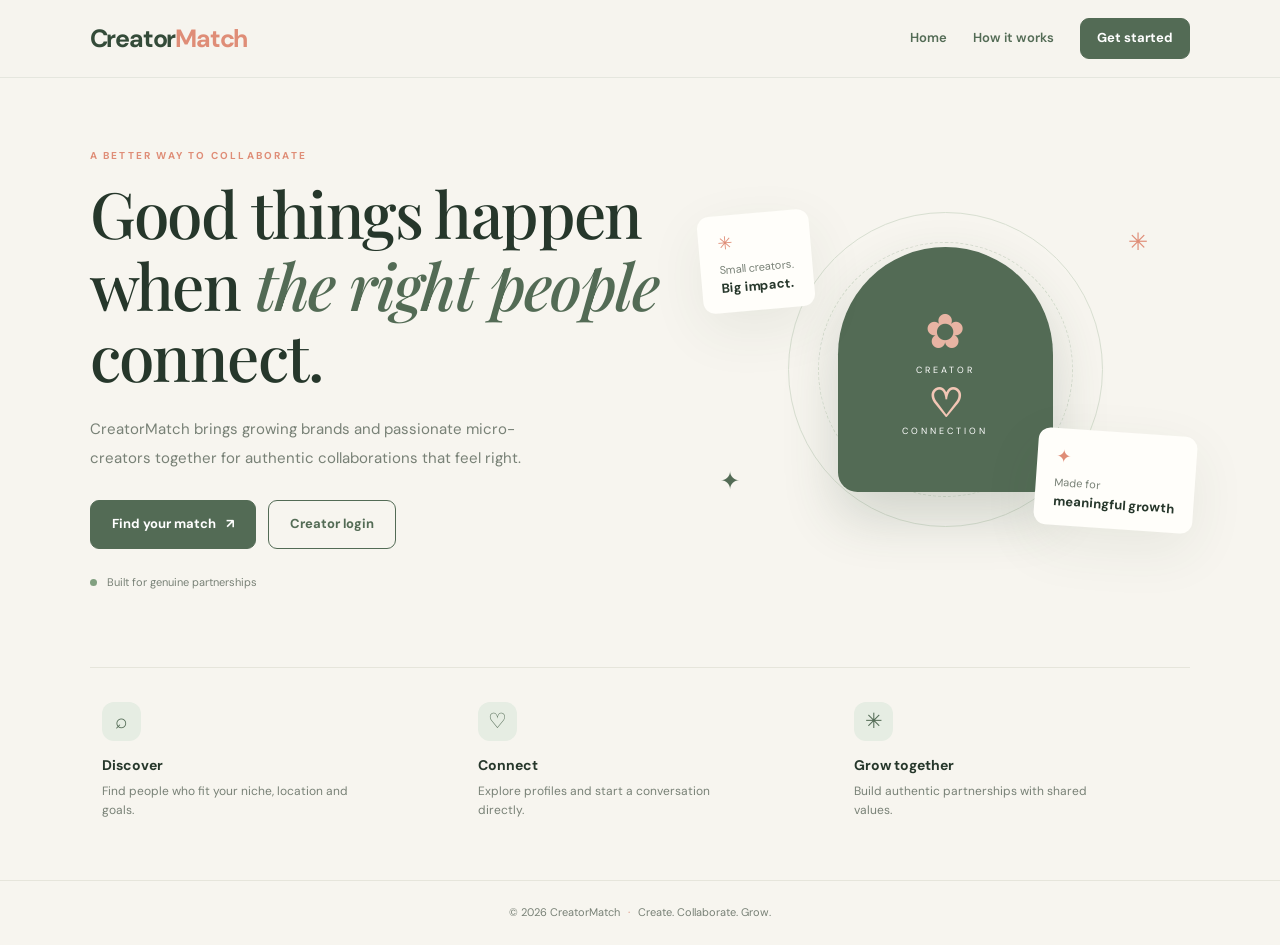
<file: index.html>
<!DOCTYPE html>
<html lang="en">
<head>
  <meta charset="UTF-8">
  <meta name="viewport" content="width=device-width, initial-scale=1.0">
  <meta name="theme-color" content="#f7f5ef">
  <title>CreatorMatch — Meaningful Collaborations</title>
  <link rel="stylesheet" href="style.css">
  <script src="app.js" defer></script>
</head>
<body>
<header class="navbar">
  <a class="logo" href="index.html">Creator<span>Match</span></a>
  <nav class="nav-links">
    <a href="#home" data-show="home">Home</a>
    <a href="#how" data-show="home">How it works</a>
    <button class="btn btn-small" data-show="choose">Get started</button>
  </nav>
</header>

<main class="main-wrap">
  <section id="home" class="page hero">
    <div class="hero-copy">
      <p class="eyebrow">A BETTER WAY TO COLLABORATE</p>
      <h1>Good things happen when <em>the right people</em> connect.</h1>
      <p class="hero-description">
        CreatorMatch brings growing brands and passionate micro-creators together
        for authentic collaborations that feel right.
      </p>
      <div class="hero-actions">
        <button class="btn" data-show="choose">Find your match <span>↗</span></button>
        <button class="btn btn-outline" data-show="creatorLogin">Creator login</button>
      </div>
      <div class="hero-note"><span class="dot"></span> Built for genuine partnerships</div>
    </div>
    <div class="hero-art">
      <div class="art-orbit orbit-one"></div>
      <div class="art-orbit orbit-two"></div>
      <div class="art-card card-top"><span>✳</span><p>Small creators.</p><strong>Big impact.</strong></div>
      <div class="art-center">
        <div class="art-flower">✿</div>
        <span>CREATOR</span><strong>♡</strong><span>CONNECTION</span>
      </div>
      <div class="art-card card-bottom"><span>✦</span><p>Made for</p><strong>meaningful growth</strong></div>
      <div class="art-sparkle sparkle-one">✳</div>
      <div class="art-sparkle sparkle-two">✦</div>
    </div>
  </section>

  <section id="how" class="feature-strip">
    <div><span class="feature-icon">⌕</span><h3>Discover</h3><p>Find people who fit your niche, location and goals.</p></div>
    <div><span class="feature-icon">♡</span><h3>Connect</h3><p>Explore profiles and start a conversation directly.</p></div>
    <div><span class="feature-icon">✳</span><h3>Grow together</h3><p>Build authentic partnerships with shared values.</p></div>
  </section>

  <section id="choose" class="page auth-section hidden">
    <div class="section-heading">
      <p class="eyebrow">YOUR NEXT CHAPTER STARTS HERE</p>
      <h2>How will you use CreatorMatch?</h2>
      <p>Choose your space. You can create a separate account for each role.</p>
    </div>
    <div class="choice-grid">
      <article class="choice-card creator-choice">
        <div class="choice-symbol">✿</div>
        <p class="eyebrow">FOR CREATORS</p>
        <h3>Your creativity deserves to be seen.</h3>
        <p>Showcase your work, discover brands and find your next collaboration.</p>
        <button class="btn" data-show="creatorRegister">Join as a creator ↗</button>
        <p class="small">Already have an account? <a href="#creatorLogin" data-show="creatorLogin">Log in</a></p>
      </article>
      <article class="choice-card brand-choice">
        <div class="choice-symbol">✦</div>
        <p class="eyebrow">FOR BRANDS</p>
        <h3>Find the voices that fit your brand.</h3>
        <p>Discover micro-creators, save promising profiles and start conversations.</p>
        <button class="btn" data-show="brandRegister">Join as a brand ↗</button>
        <p class="small">Already have an account? <a href="#brandLogin" data-show="brandLogin">Log in</a></p>
      </article>
    </div>
  </section>

  <section id="creatorRegister" class="page auth-section hidden">
    <div class="auth-card">
      <button class="back-link" data-show="choose">← Back</button>
      <p class="eyebrow">CREATOR COMMUNITY</p>
      <h2>Create your creator account</h2>
      <p class="muted">Make space for your next great collaboration.</p>
      <form id="creatorRegisterForm">
        <label for="creatorRegName">Your name</label>
        <input id="creatorRegName" name="name" placeholder="e.g. Ananya Rao" required>
        <label for="creatorRegEmail">Email address</label>
        <input id="creatorRegEmail" name="email" type="email" placeholder="you@example.com" required>
        <label for="creatorRegPassword">Password</label>
        <input id="creatorRegPassword" name="password" type="password" minlength="8" placeholder="At least 8 characters" required>
        <label for="creatorRegConfirm">Confirm password</label>
        <input id="creatorRegConfirm" name="confirmPassword" type="password" minlength="8" placeholder="Enter password again" required>
        <p id="creatorRegError" class="form-message error" aria-live="polite"></p>
        <button class="btn btn-full" type="submit">Create creator account ↗</button>
      </form>
      <p class="small center">Already registered? <a href="#creatorLogin" data-show="creatorLogin">Log in</a></p>
    </div>
  </section>

  <section id="brandRegister" class="page auth-section hidden">
    <div class="auth-card">
      <button class="back-link" data-show="choose">← Back</button>
      <p class="eyebrow">BRAND COMMUNITY</p>
      <h2>Create your brand account</h2>
      <p class="muted">Meet creators who connect with your audience.</p>
      <form id="brandRegisterForm">
        <label for="brandRegName">Brand name</label>
        <input id="brandRegName" name="name" placeholder="e.g. Bloom Studio" required>
        <label for="brandRegEmail">Business email</label>
        <input id="brandRegEmail" name="email" type="email" placeholder="hello@yourbrand.com" required>
        <label for="brandRegPassword">Password</label>
        <input id="brandRegPassword" name="password" type="password" minlength="8" placeholder="At least 8 characters" required>
        <label for="brandRegConfirm">Confirm password</label>
        <input id="brandRegConfirm" name="confirmPassword" type="password" minlength="8" placeholder="Enter password again" required>
        <p id="brandRegError" class="form-message error" aria-live="polite"></p>
        <button class="btn btn-full" type="submit">Create brand account ↗</button>
      </form>
      <p class="small center">Already registered? <a href="#brandLogin" data-show="brandLogin">Log in</a></p>
    </div>
  </section>

  <section id="creatorLogin" class="page auth-section hidden">
    <div class="auth-card">
      <button class="back-link" data-show="choose">← Back</button>
      <p class="eyebrow">WELCOME BACK</p>
      <h2>Creator login</h2>
      <p class="muted">Your next collaboration could be one click away.</p>
      <form id="creatorLoginForm">
        <label for="creatorLoginEmail">Email address</label>
        <input id="creatorLoginEmail" type="email" autocomplete="username" placeholder="you@example.com" required>
        <label for="creatorLoginPassword">Password</label>
        <input id="creatorLoginPassword" type="password" autocomplete="current-password" placeholder="Your password" required>
        <p id="creatorLoginError" class="form-message error" aria-live="polite"></p>
        <button class="btn btn-full" type="submit">Log in as creator ↗</button>
      </form>
      <p class="small center">New here? <a href="#creatorRegister" data-show="creatorRegister">Create an account</a></p>
      <p class="small center">Are you a brand? <a href="#brandLogin" data-show="brandLogin">Brand login</a></p>
    </div>
  </section>

  <section id="brandLogin" class="page auth-section hidden">
    <div class="auth-card">
      <button class="back-link" data-show="choose">← Back</button>
      <p class="eyebrow">WELCOME BACK</p>
      <h2>Brand login</h2>
      <p class="muted">Your next great creator partnership starts here.</p>
      <form id="brandLoginForm">
        <label for="brandLoginEmail">Email address</label>
        <input id="brandLoginEmail" type="email" autocomplete="username" placeholder="hello@yourbrand.com" required>
        <label for="brandLoginPassword">Password</label>
        <input id="brandLoginPassword" type="password" autocomplete="current-password" placeholder="Your password" required>
        <p id="brandLoginError" class="form-message error" aria-live="polite"></p>
        <button class="btn btn-full" type="submit">Log in as brand ↗</button>
      </form>
      <p class="small center">New here? <a href="#brandRegister" data-show="brandRegister">Create an account</a></p>
      <p class="small center">Are you a creator? <a href="#creatorLogin" data-show="creatorLogin">Creator login</a></p>
    </div>
  </section>
</main>

<footer>© 2026 CreatorMatch <span>·</span> Create. Collaborate. Grow.</footer>
</body>
</html>
</file>
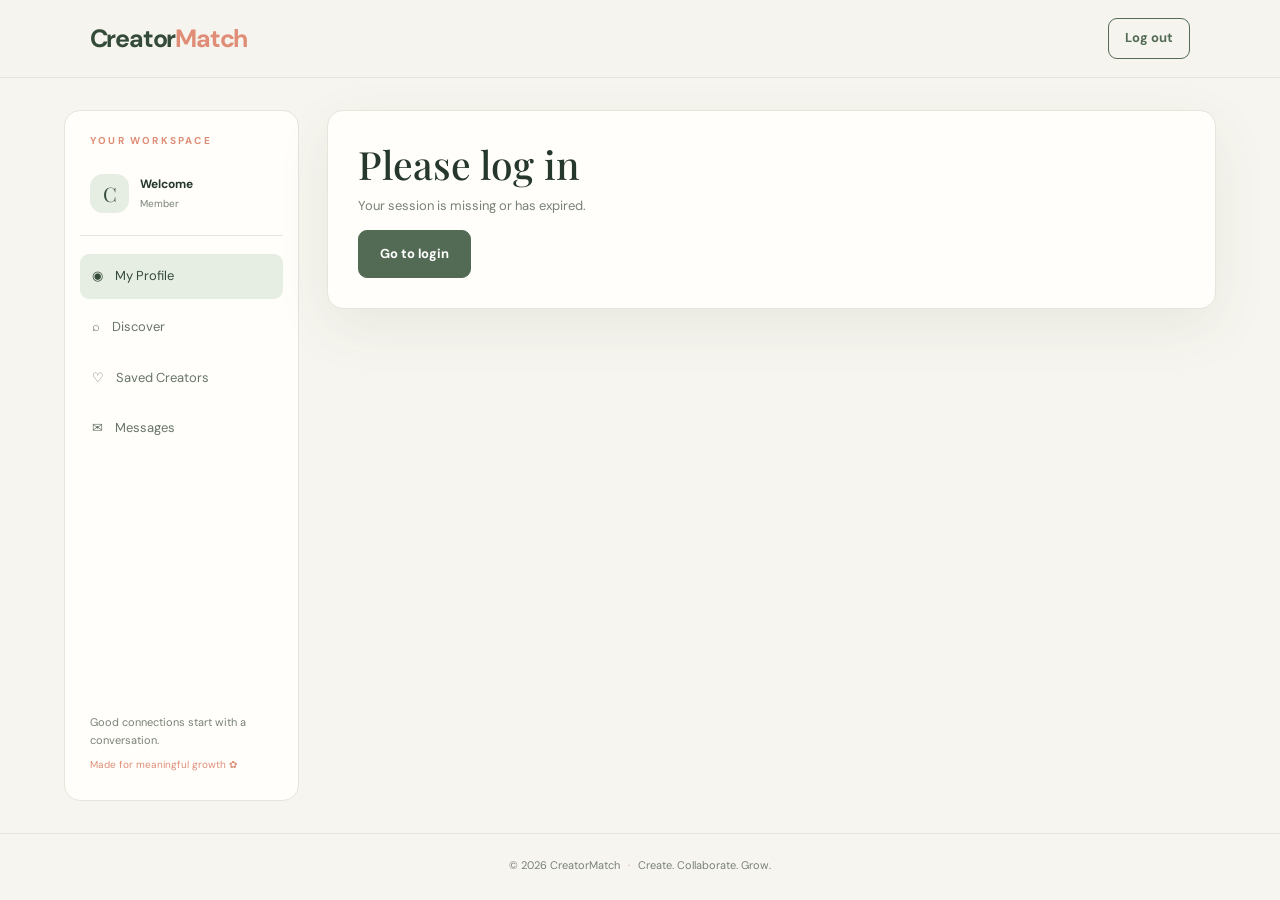
<file: dashboard.html>
<!DOCTYPE html>
<html lang="en">
<head>
  <meta charset="UTF-8">
  <meta name="viewport" content="width=device-width, initial-scale=1.0">
  <meta name="theme-color" content="#f7f5ef">
  <title>Dashboard | CreatorMatch</title>
  <link rel="stylesheet" href="style.css">
  <script src="app.js" defer></script>
</head>
<body class="dashboard-page">
<header class="navbar">
  <a class="logo" href="dashboard.html">Creator<span>Match</span></a>
  <nav class="nav-links">
    <span id="welcomeUser" class="welcome-user"></span>
    <button id="logoutButton" class="btn btn-small btn-outline" type="button">Log out</button>
  </nav>
</header>

<main class="dashboard">
  <aside class="sidebar">
    <p class="eyebrow">YOUR WORKSPACE</p>
    <div class="sidebar-user">
      <div id="userAvatar" class="avatar">C</div>
      <div><strong id="sidebarName">Welcome</strong><small id="sidebarRole">Member</small></div>
    </div>
    <button class="side-link active" data-view="profile">◉ <span>My Profile</span></button>
    <button class="side-link" data-view="discover">⌕ <span id="discoverLabel">Discover</span></button>
    <button class="side-link" data-view="saved" id="savedNav">♡ <span>Saved Creators</span></button>
    <button class="side-link" data-view="messages">✉ <span>Messages</span></button>
    <div class="sidebar-bottom">
      <p>Good connections start with a conversation.</p>
      <span>Made for meaningful growth ✿</span>
    </div>
  </aside>

  <section class="dashboard-content">
    <div id="dashboardMessage" class="notice" aria-live="polite"></div>
    <div id="dashboardContent">
      <p>Loading your workspace...</p>
    </div>
  </section>
</main>

<footer>© 2026 CreatorMatch <span>·</span> Create. Collaborate. Grow.</footer>
</body>
</html>
</file>
<file: style.css>
@import url('https://fonts.googleapis.com/css2?family=DM+Sans:wght@400;500;600;700&family=Playfair+Display:ital,wght@0,500;0,600;0,700;1,500;1,600&display=swap');

:root {
  --green: #536b55;
  --green-dark: #344b39;
  --green-light: #e6ede3;
  --cream: #f7f5ef;
  --white: #fffefa;
  --coral: #df8d77;
  --coral-light: #f7e5dd;
  --text: #26372b;
  --muted: #788176;
  --border: #e6e5db;
  --shadow: 0 18px 55px rgba(52, 75, 57, .08);
}

* { box-sizing: border-box; }

html { scroll-behavior: smooth; }

body {
  margin: 0;
  background: var(--cream);
  color: var(--text);
  font-family: 'DM Sans', sans-serif;
  line-height: 1.6;
}

button, input, textarea, select { font: inherit; }
button, a { -webkit-tap-highlight-color: transparent; }
button { cursor: pointer; }
a { color: var(--green); text-decoration: none; }
a:hover { color: var(--coral); }
.hidden { display: none !important; }

.navbar {
  height: 78px;
  padding: 0 7%;
  display: flex;
  align-items: center;
  justify-content: space-between;
  gap: 20px;
  background: rgba(247, 245, 239, .94);
  border-bottom: 1px solid rgba(83, 107, 85, .1);
  position: relative;
  z-index: 5;
}

.logo {
  color: var(--green-dark);
  font-size: 25px;
  font-weight: 700;
  letter-spacing: -1.2px;
}
.logo span { color: var(--coral); }

.nav-links {
  display: flex;
  align-items: center;
  gap: 26px;
}
.nav-links a { font-size: 13px; font-weight: 600; }

.btn {
  border: 1px solid var(--green);
  background: var(--green);
  color: white;
  padding: 13px 21px;
  border-radius: 9px;
  font-size: 13px;
  font-weight: 700;
  transition: transform .2s, background .2s, box-shadow .2s;
  display: inline-flex;
  justify-content: center;
  align-items: center;
  gap: 10px;
}
.btn:hover {
  background: var(--green-dark);
  color: white;
  transform: translateY(-2px);
  box-shadow: 0 8px 18px rgba(52, 75, 57, .14);
}
.btn-small { padding: 9px 16px; }
.btn-outline { background: transparent; color: var(--green); }
.btn-outline:hover { color: white; }
.btn-full { width: 100%; margin-top: 8px; }

.main-wrap { width: 100%; max-width: 1440px; margin: auto; padding: 0 7%; }

.hero {
  min-height: 570px;
  padding: 70px 0 76px;
  display: grid;
  grid-template-columns: 1.08fr .92fr;
  align-items: center;
  gap: 35px;
}
.hero-copy { max-width: 590px; }
.eyebrow {
  color: var(--coral);
  letter-spacing: 2.2px;
  font-size: 10px;
  font-weight: 700;
  margin: 0 0 13px;
}
h1, h2, h3, p { margin-top: 0; }
h1, h2, .art-center strong {
  font-family: 'Playfair Display', Georgia, serif;
}
h1 {
  font-size: clamp(42px, 5vw, 68px);
  line-height: 1.12;
  letter-spacing: -1.6px;
  margin: 0 0 23px;
  font-weight: 500;
}
h1 em { color: var(--green); font-weight: 500; }
.hero-description { max-width: 470px; color: var(--muted); font-size: 15px; line-height: 1.9; }
.hero-actions { display: flex; flex-wrap: wrap; gap: 12px; margin-top: 28px; }
.hero-note { margin-top: 25px; font-size: 11px; color: var(--muted); }
.dot { display: inline-block; background: #81a080; width: 7px; height: 7px; border-radius: 50%; margin-right: 7px; }

.hero-art {
  min-height: 390px;
  position: relative;
  display: grid;
  place-items: center;
}
.art-orbit {
  position: absolute;
  width: 315px;
  height: 315px;
  border: 1px solid #d8dfd1;
  border-radius: 50%;
}
.orbit-two { width: 255px; height: 255px; border-style: dashed; }
.art-center {
  width: 215px;
  height: 245px;
  background: var(--green);
  border-radius: 110px 110px 20px 20px;
  color: white;
  display: flex;
  align-items: center;
  justify-content: center;
  flex-direction: column;
  position: relative;
  z-index: 1;
  box-shadow: 0 24px 55px rgba(52, 75, 57, .2);
}
.art-flower { color: #e8b4a3; font-size: 48px; line-height: 1.3; }
.art-center span { letter-spacing: 3px; font-size: 9px; }
.art-center strong { font-size: 39px; color: #f3c6b5; line-height: 1.2; }
.art-card {
  position: absolute;
  z-index: 2;
  background: var(--white);
  padding: 15px 19px;
  border-radius: 12px;
  box-shadow: var(--shadow);
  font-size: 11px;
  line-height: 1.5;
}
.art-card p { color: var(--muted); margin: 4px 0 0; }
.art-card strong { font-size: 13px; }
.art-card > span { color: var(--coral); font-size: 18px; }
.card-top { top: 38px; left: 0; transform: rotate(-5deg); }
.card-bottom { right: -5px; bottom: 36px; transform: rotate(4deg); }
.art-sparkle { position: absolute; color: var(--coral); font-size: 24px; }
.sparkle-one { top: 48px; right: 42px; }
.sparkle-two { bottom: 64px; left: 20px; color: var(--green); }

.feature-strip {
  display: grid;
  grid-template-columns: repeat(3, 1fr);
  gap: 28px;
  padding: 34px 0 60px;
  border-top: 1px solid var(--border);
}
.feature-strip > div { padding: 0 12px; }
.feature-icon {
  display: grid;
  place-items: center;
  width: 39px;
  height: 39px;
  border-radius: 12px;
  background: var(--green-light);
  color: var(--green);
  font-size: 21px;
  margin-bottom: 13px;
}
.feature-strip h3 { font-size: 14px; margin-bottom: 5px; }
.feature-strip p { color: var(--muted); font-size: 12px; max-width: 260px; margin-bottom: 0; }

.auth-section { padding: 55px 0 75px; min-height: 600px; }
.section-heading { text-align: center; max-width: 580px; margin: 0 auto 35px; }
.section-heading h2, .auth-card h2, .dash-section h2 {
  font-size: clamp(29px, 4vw, 39px);
  line-height: 1.2;
  font-weight: 500;
  margin-bottom: 12px;
}
.section-heading > p:last-child, .muted { color: var(--muted); font-size: 13px; }

.choice-grid {
  max-width: 850px;
  margin: auto;
  display: grid;
  grid-template-columns: 1fr 1fr;
  gap: 22px;
}
.choice-card {
  background: var(--white);
  border: 1px solid var(--border);
  padding: 32px;
  border-radius: 18px;
  box-shadow: var(--shadow);
}
.brand-choice { background: #f5ece5; }
.choice-symbol {
  width: 48px; height: 48px; display: grid; place-items: center;
  border-radius: 15px; background: var(--green-light); color: var(--green);
  font-size: 25px; margin-bottom: 23px;
}
.brand-choice .choice-symbol { background: var(--coral-light); color: #b96f5b; }
.choice-card h3 { font-family: 'Playfair Display', serif; font-size: 26px; line-height: 1.25; font-weight: 500; }
.choice-card > p:not(.eyebrow):not(.small) { font-size: 13px; color: var(--muted); min-height: 62px; }
.choice-card .btn { width: 100%; margin-top: 8px; }
.small { font-size: 11px; color: var(--muted); }
.choice-card .small { margin: 17px 0 0; text-align: center; }

.auth-card {
  max-width: 440px;
  margin: 0 auto;
  padding: 35px;
  border: 1px solid var(--border);
  border-radius: 18px;
  background: var(--white);
  box-shadow: var(--shadow);
}
.back-link {
  border: 0; background: transparent; padding: 0;
  color: var(--green); font-size: 12px; font-weight: 700; margin-bottom: 28px;
}
.auth-card h2 { font-size: 31px; }
.auth-card form { margin-top: 24px; }
label { display: block; font-size: 12px; font-weight: 700; margin: 15px 0 7px; }
input, textarea, select {
  width: 100%;
  min-width: 0;
  padding: 12px 13px;
  background: #fffefa;
  border: 1px solid #dedfd5;
  border-radius: 8px;
  outline: none;
  color: var(--text);
  font-size: 13px;
  transition: border-color .2s, box-shadow .2s;
}
input:focus, textarea:focus, select:focus {
  border-color: var(--green);
  box-shadow: 0 0 0 3px rgba(83, 107, 85, .1);
}
textarea { resize: vertical; }
.form-message { font-size: 12px; min-height: 0; }
.error { color: #b74d45; }
.success { color: var(--green); }
.center { text-align: center; }
.auth-card .center { margin: 18px 0 0; }

footer {
  padding: 23px 6%;
  text-align: center;
  border-top: 1px solid var(--border);
  color: var(--muted);
  font-size: 11px;
}
footer span { color: var(--coral); padding: 0 5px; }

/* DASHBOARD */

.dashboard-page { min-height: 100vh; }
.welcome-user { color: var(--muted); font-size: 12px; }
.dashboard {
  width: 100%;
  max-width: 1440px;
  min-height: calc(100vh - 145px);
  margin: auto;
  padding: 32px 5%;
  display: grid;
  grid-template-columns: 235px minmax(0, 1fr);
  gap: 28px;
}
.sidebar {
  padding: 22px 15px;
  background: var(--white);
  border: 1px solid var(--border);
  border-radius: 16px;
  display: flex;
  flex-direction: column;
  align-self: stretch;
}
.sidebar .eyebrow { padding-left: 10px; }
.sidebar-user {
  display: flex; align-items: center; gap: 11px;
  padding: 12px 10px 22px; border-bottom: 1px solid var(--border); margin-bottom: 15px;
}
.avatar {
  width: 39px; height: 39px; border-radius: 13px;
  display: grid; place-items: center; background: var(--green-light);
  color: var(--green-dark); font-family: 'Playfair Display', serif; font-size: 20px;
}
.sidebar-user strong, .sidebar-user small { display: block; }
.sidebar-user strong { font-size: 12px; max-width: 140px; overflow-wrap: anywhere; }
.sidebar-user small { font-size: 10px; color: var(--muted); margin-top: 2px; }
.side-link {
  border: 0; background: transparent; color: #687468;
  width: 100%; display: flex; align-items: center; gap: 12px;
  text-align: left; padding: 12px; border-radius: 9px;
  margin: 3px 0; font-size: 13px;
}
.side-link:hover, .side-link.active { background: var(--green-light); color: var(--green-dark); }
.sidebar-bottom {
  margin-top: auto; padding: 20px 10px 4px; font-size: 11px; color: var(--muted);
}
.sidebar-bottom p { margin-bottom: 7px; }
.sidebar-bottom span { color: var(--coral); font-size: 10px; }
.dashboard-content { min-width: 0; }
.notice:empty { display: none; }
.notice { color: var(--green); font-size: 12px; margin-bottom: 10px; }
.dash-section {
  background: var(--white);
  border: 1px solid var(--border);
  border-radius: 16px;
  padding: 30px;
  box-shadow: var(--shadow);
}
.dash-section > p:not(.eyebrow) { color: var(--muted); font-size: 13px; }
.dash-section h2 { margin-bottom: 8px; }
.profile-form { max-width: 650px; }
.profile-form .btn { margin-top: 20px; }
.result-grid {
  display: grid;
  grid-template-columns: repeat(2, minmax(0, 1fr));
  gap: 17px;
  margin-top: 24px;
}
.creator-card, .profile-card, .message-card {
  min-width: 0;
  padding: 20px;
  border: 1px solid var(--border);
  border-radius: 13px;
  background: #fffefa;
}
.creator-card h3, .message-card h3 { font-family: 'Playfair Display', serif; font-weight: 500; font-size: 21px; overflow-wrap: anywhere; }
.creator-card p, .message-card p { color: var(--muted); font-size: 12px; overflow-wrap: anywhere; }
.creator-card a { overflow-wrap: anywhere; }
.card-actions { display: flex; gap: 8px; flex-wrap: wrap; margin-top: 17px; }
.card-actions .btn { padding: 9px 12px; font-size: 11px; }
.filter-bar {
  display: grid;
  grid-template-columns: 1fr 1fr auto;
  gap: 10px;
  margin-top: 23px;
}
.filter-bar .btn { padding: 10px 15px; }
.empty-message {
  grid-column: 1 / -1;
  padding: 25px;
  text-align: center;
  background: var(--cream);
  color: var(--muted);
  border-radius: 10px;
  font-size: 13px;
}
.message-list { display: grid; gap: 13px; margin-top: 20px; }
.message-card small { color: var(--muted); font-size: 10px; }
.message-card .btn { margin-top: 10px; padding: 9px 14px; }
.profile-form #profileSaveMessage { margin-top: 13px; font-size: 12px; }

@media (min-width: 1450px) {
  .main-wrap { padding-left: 100px; padding-right: 100px; }
}

@media (max-width: 850px) {
  .navbar { padding: 0 5%; }
  .main-wrap { padding: 0 5%; }
  .hero { grid-template-columns: 1fr 0.8fr; gap: 10px; }
  .hero-art { transform: scale(.85); }
  .dashboard { grid-template-columns: 190px minmax(0, 1fr); padding: 22px 3%; gap: 15px; }
  .sidebar { padding: 17px 9px; }
  .dash-section { padding: 22px; }
  .result-grid { grid-template-columns: 1fr; }
}

@media (max-width: 620px) {
  .navbar { height: 68px; }
  .logo { font-size: 22px; }
  .nav-links { gap: 12px; }
  .nav-links a { display: none; }
  .hero { grid-template-columns: 1fr; padding: 52px 0 30px; }
  h1 { font-size: 46px; }
  .hero-art { min-height: 330px; transform: scale(.9); margin-top: 5px; }
  .feature-strip { grid-template-columns: 1fr; gap: 22px; padding-bottom: 40px; }
  .feature-strip > div { display: grid; grid-template-columns: 43px 1fr; column-gap: 12px; }
  .feature-icon { grid-row: span 2; margin-bottom: 0; }
  .feature-strip h3 { margin-bottom: 3px; }
  .feature-strip p { max-width: none; }
  .choice-grid { grid-template-columns: 1fr; }
  .choice-card { padding: 25px; }
  .auth-section { padding: 35px 0 50px; }
  .auth-card { padding: 25px 20px; }
  .dashboard { display: flex; flex-direction: column; padding: 17px 4%; }
  .sidebar { padding: 15px 10px; }
  .sidebar .eyebrow, .sidebar-user, .sidebar-bottom { display: none; }
  .sidebar { display: grid; grid-template-columns: repeat(4, minmax(0, 1fr)); gap: 4px; }
  .side-link { flex-direction: column; justify-content: center; text-align: center; gap: 3px; padding: 10px 3px; font-size: 11px; }
  .side-link span { font-size: 10px; }
  .dash-section { padding: 20px 15px; }
  .filter-bar { grid-template-columns: 1fr; }
  .filter-bar .btn { width: 100%; }
  .welcome-user { display: none; }
}
</file>
